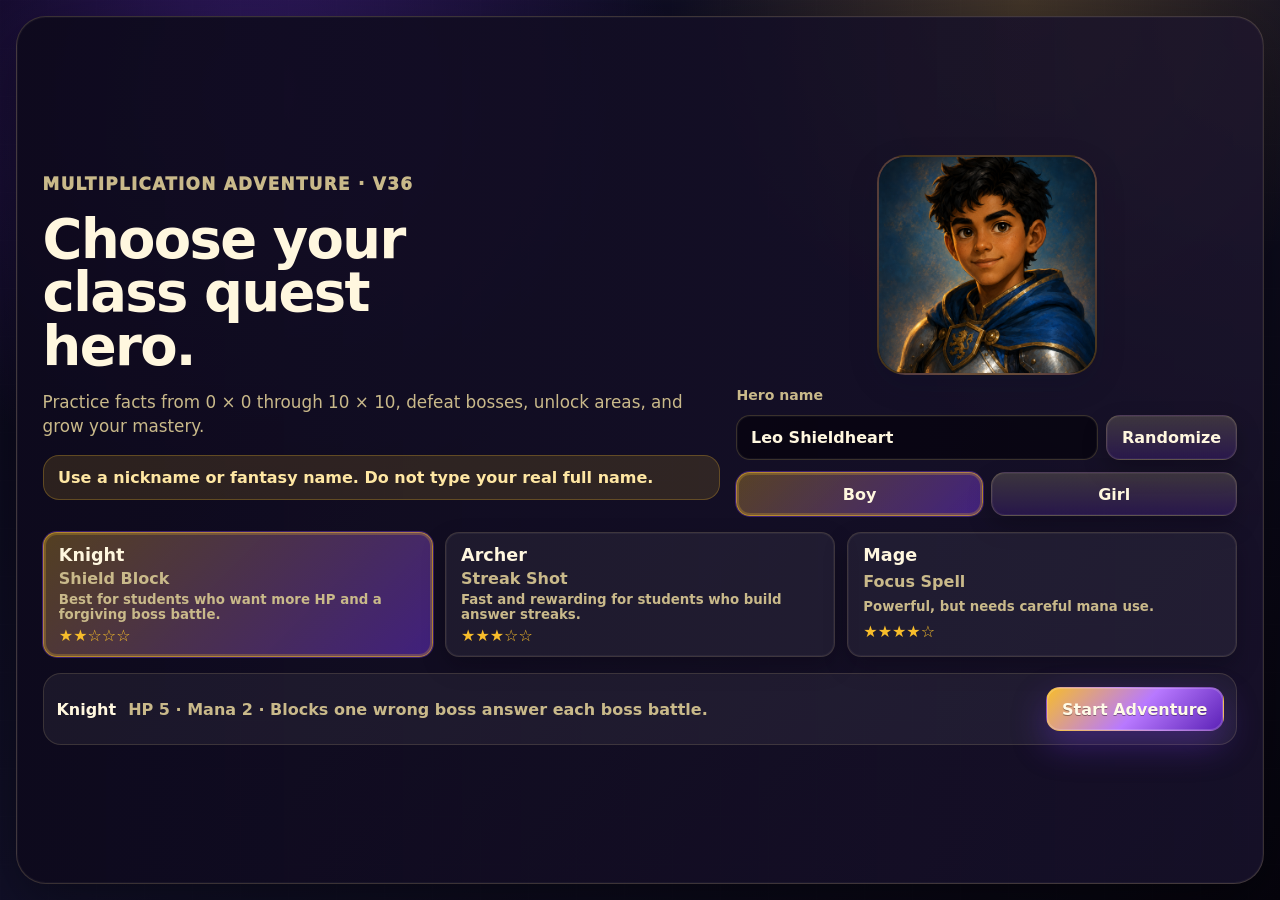
<file: index.html>
<!doctype html>
<html lang="en">
<head>
  <meta charset="utf-8" />
  <meta name="viewport" content="width=device-width, initial-scale=1, viewport-fit=cover" />
  <title>Multiplication Adventure: Class Quest</title>
  <link rel="stylesheet" href="css/styles.css?v=36" />
</head>
<body>
  <div id="app" aria-live="polite"></div>
  <div id="modal-root"></div>

  <script src="data/assetManifest.js?v=36"></script>
  <script src="data/gameData.js?v=36"></script>
  <script src="js/storage.js?v=36"></script>
  <script src="js/mastery.js?v=36"></script>
  <script src="js/game.js?v=36"></script>
</body>
</html>
</file>
<file: css/styles.css>
:root {
  --ink: #102033;
  --muted: #5b6b82;
  --panel: rgba(255, 255, 255, 0.94);
  --panel-strong: #ffffff;
  --line: rgba(16, 32, 51, 0.14);
  --brand: #2563eb;
  --brand-dark: #1741ad;
  --gold: #f7bd2b;
  --green: #16a34a;
  --red: #dc2626;
  --purple: #7c3aed;
  --blue-soft: #eaf2ff;
  --shadow: 0 18px 60px rgba(8, 18, 38, 0.18);
  --radius-lg: 24px;
  --radius-md: 16px;
  --bottom-safe: env(safe-area-inset-bottom, 0px);
  font-family: Inter, ui-rounded, system-ui, -apple-system, BlinkMacSystemFont, "Segoe UI", sans-serif;
}

* {
  box-sizing: border-box;
}

html,
body {
  width: 100%;
  height: 100%;
  margin: 0;
  overflow: hidden;
  color: var(--ink);
  background: radial-gradient(circle at top left, #fff8dc 0, #e8f4ff 36%, #d8e8ff 100%);
}

button,
input {
  font: inherit;
}

button {
  border: 0;
  border-radius: 14px;
  padding: 0.72rem 0.95rem;
  background: #edf4ff;
  color: var(--ink);
  font-weight: 800;
  cursor: pointer;
  box-shadow: inset 0 0 0 1px rgba(37, 99, 235, 0.1);
  transition: transform .12s ease, filter .12s ease, box-shadow .12s ease;
  touch-action: manipulation;
}

button:hover:not(:disabled) {
  transform: translateY(-1px);
  filter: brightness(1.02);
}

button:active:not(:disabled) {
  transform: translateY(0);
}

button:disabled {
  opacity: 0.45;
  cursor: not-allowed;
}

.primary-btn,
button.primary-btn {
  background: linear-gradient(135deg, var(--brand), var(--brand-dark));
  color: #fff;
  box-shadow: 0 10px 28px rgba(37, 99, 235, 0.28);
}

.danger-btn,
button.danger-btn {
  background: #fee2e2;
  color: #991b1b;
  box-shadow: inset 0 0 0 1px rgba(220, 38, 38, .18);
}

.small-btn {
  padding: .52rem .72rem;
  border-radius: 999px;
  font-size: .88rem;
  white-space: nowrap;
}

.ghost {
  background: rgba(255,255,255,.58);
}

#app {
  height: 100dvh;
  width: 100%;
}

.game-shell {
  height: 100dvh;
  display: grid;
  grid-template-rows: auto minmax(0, 1fr) auto;
  overflow: hidden;
}

.top-bar {
  display: flex;
  align-items: center;
  justify-content: space-between;
  gap: 1rem;
  padding: .72rem clamp(.8rem, 2vw, 1.35rem);
  background: rgba(255, 255, 255, .84);
  border-bottom: 1px solid var(--line);
  backdrop-filter: blur(14px);
  z-index: 5;
}

.brand-block {
  min-width: 0;
}

.game-title {
  font-size: 1rem;
  font-weight: 950;
  letter-spacing: -.02em;
}

.screen-label {
  font-size: .82rem;
  color: var(--muted);
  font-weight: 700;
}

.top-actions {
  display: flex;
  gap: .45rem;
  overflow-x: auto;
  padding-bottom: .1rem;
  scrollbar-width: thin;
}

.shell-main {
  min-height: 0;
  overflow: hidden;
}

.scroll-main {
  overflow: hidden;
}

.combat-main {
  overflow: hidden;
}

.screen {
  height: 100%;
  min-height: 0;
}

.scroll-screen {
  overflow-y: auto;
  overflow-x: hidden;
  -webkit-overflow-scrolling: touch;
  overscroll-behavior: contain;
  padding: clamp(.8rem, 2vw, 1.25rem);
  padding-bottom: calc(1.5rem + var(--bottom-safe));
}

.combat-screen {
  overflow: hidden;
  padding: clamp(.45rem, 1.4vw, .75rem);
}

.status-bar {
  display: flex;
  align-items: center;
  gap: .55rem;
  padding: .62rem clamp(.75rem, 2vw, 1.25rem) calc(.62rem + var(--bottom-safe));
  background: rgba(7, 18, 38, .92);
  color: #fff;
  border-top: 1px solid rgba(255,255,255,.12);
  z-index: 6;
  min-height: 64px;
}

.status-pill,
.meter-wrap {
  display: flex;
  align-items: center;
  gap: .42rem;
  border-radius: 999px;
  padding: .42rem .62rem;
  background: rgba(255,255,255,.1);
  min-width: fit-content;
}

.status-pill span,
.meter-wrap span {
  font-size: .75rem;
  color: rgba(255,255,255,.75);
  font-weight: 800;
}

.status-pill strong,
.meter-wrap strong {
  font-size: .92rem;
}

.meter-wrap {
  flex: 1 1 150px;
  max-width: 260px;
}

.meter {
  height: 10px;
  flex: 1;
  min-width: 62px;
  border-radius: 999px;
  overflow: hidden;
  background: rgba(255,255,255,.18);
}

.meter-fill {
  height: 100%;
  border-radius: inherit;
}

.hp-fill {
  background: linear-gradient(90deg, #ef4444, #fb7185);
}

.mana-fill {
  background: linear-gradient(90deg, #3b82f6, #a78bfa);
}

.panel-card {
  background: var(--panel);
  border: 1px solid var(--line);
  border-radius: var(--radius-lg);
  padding: clamp(.85rem, 2vw, 1.15rem);
  box-shadow: var(--shadow);
}

.panel-card h2,
.panel-card h3,
.select-card h1 {
  margin: 0 0 .4rem;
  letter-spacing: -.03em;
}

.panel-card p {
  color: var(--muted);
  line-height: 1.45;
  margin: .35rem 0;
}

.panel-heading {
  display: flex;
  align-items: center;
  justify-content: space-between;
  gap: .7rem;
}

.panel-heading span,
.coach-badge,
.coin-chip {
  background: var(--blue-soft);
  color: var(--brand-dark);
  padding: .35rem .6rem;
  border-radius: 999px;
  font-weight: 900;
  font-size: .8rem;
}

.town-grid {
  display: grid;
  grid-template-columns: minmax(0, 1.25fr) minmax(280px, .75fr);
  gap: 1rem;
  align-items: start;
}

.left-stack,
.right-stack,
.wide-stack,
.shop-screen {
  display: grid;
  gap: 1rem;
}

.hero-panel {
  display: grid;
  grid-template-columns: auto minmax(0, 1fr);
  gap: 1rem;
  align-items: center;
}

.portrait-stage {
  width: 112px;
  height: 112px;
  border-radius: 28px;
  background: linear-gradient(135deg, #fef3c7, #dbeafe);
  border: 2px solid rgba(255,255,255,.92);
  position: relative;
  display: grid;
  place-items: center;
  overflow: hidden;
  box-shadow: inset 0 0 0 1px rgba(16,32,51,.1), 0 10px 30px rgba(8, 18, 38, .16);
}

.portrait-stage > img:not(.portrait-frame):not(.portrait-pet) {
  width: 100%;
  height: 100%;
  object-fit: cover;
}

.portrait-frame {
  position: absolute;
  inset: 0;
  width: 100%;
  height: 100%;
  object-fit: contain;
  pointer-events: none;
  z-index: 3;
}

.portrait-pet {
  position: absolute;
  right: 1px;
  bottom: 1px;
  width: 38%;
  height: 38%;
  object-fit: contain;
  z-index: 4;
  pointer-events: none;
}

.hero-meta h2 {
  margin: 0;
}

.hero-meta p {
  margin: .2rem 0 .45rem;
  color: var(--muted);
  font-weight: 700;
}

.mini-stats,
.hero-buttons,
.action-grid,
.area-actions,
.summary-actions,
.settings-actions,
.shop-buttons,
.question-tools {
  display: flex;
  gap: .55rem;
  flex-wrap: wrap;
}

.mini-stats span {
  display: inline-flex;
  background: #f8fafc;
  border: 1px solid var(--line);
  padding: .35rem .55rem;
  border-radius: 999px;
  font-size: .82rem;
  font-weight: 850;
}

.action-grid {
  display: grid;
  grid-template-columns: repeat(2, minmax(0, 1fr));
}

.coach-panel {
  border-color: rgba(37, 99, 235, .22);
}

.coach-detail {
  font-size: .94rem;
}

.quest-panel {
  padding: .85rem;
}

.quest-list {
  display: grid;
  gap: .48rem;
  margin-top: .65rem;
}

.quest-row {
  display: grid;
  grid-template-columns: minmax(120px, 1fr) auto auto auto;
  align-items: center;
  gap: .48rem;
  padding: .52rem;
  border: 1px solid var(--line);
  border-radius: 14px;
  background: rgba(248,250,252,.88);
}

.quest-row strong {
  font-size: .88rem;
}

.quest-row span,
.quest-row small {
  font-size: .78rem;
  font-weight: 850;
  color: var(--muted);
  white-space: nowrap;
}

.quest-row button {
  padding: .38rem .56rem;
  border-radius: 10px;
  font-size: .78rem;
}

.quest-row.claimed {
  opacity: .68;
}

.map-grid {
  display: grid;
  grid-template-columns: repeat(auto-fit, minmax(240px, 1fr));
  gap: 1rem;
}

.area-card {
  overflow: hidden;
  border-radius: var(--radius-lg);
  background: var(--panel-strong);
  border: 1px solid var(--line);
  box-shadow: var(--shadow);
}

.area-card.locked {
  filter: grayscale(.8);
  opacity: .68;
}

.area-art {
  height: 126px;
  background-position: center;
  background-size: cover;
}

.area-content {
  padding: .9rem;
}

.area-content p {
  color: var(--muted);
  font-weight: 700;
}

.shop-header {
  display: flex;
  align-items: center;
  justify-content: space-between;
  gap: 1rem;
}

.shop-tabs {
  display: flex;
  gap: .5rem;
  overflow-x: auto;
  padding: .1rem .05rem .35rem;
  scrollbar-width: thin;
}

.shop-tab {
  white-space: nowrap;
  background: rgba(255,255,255,.72);
}

.shop-tab.active {
  background: var(--brand);
  color: white;
}

.shop-grid {
  display: grid;
  grid-template-columns: repeat(auto-fit, minmax(230px, 1fr));
  gap: .9rem;
  padding-bottom: .5rem;
}

.shop-card {
  display: grid;
  grid-template-columns: 86px minmax(0, 1fr);
  gap: .8rem;
  padding: .78rem;
  border-radius: var(--radius-lg);
  background: rgba(255,255,255,.92);
  border: 1px solid var(--line);
  box-shadow: 0 12px 34px rgba(8, 18, 38, .12);
  min-height: 150px;
}

.item-icon {
  width: 86px;
  height: 86px;
  border-radius: 18px;
  background: linear-gradient(135deg, #fef3c7, #dbeafe);
  display: grid;
  place-items: center;
  overflow: hidden;
  border: 1px solid rgba(16,32,51,.12);
}

.item-icon img {
  width: 82%;
  height: 82%;
  object-fit: contain;
}

.aura-static-sheet {
  background-repeat: no-repeat;
  background-size: 1000% 100%;
  background-position: 0 0;
}

.shop-item-body h3 {
  margin: 0 0 .25rem;
  font-size: 1rem;
}

.shop-item-body p {
  color: var(--muted);
  margin: .25rem 0 .5rem;
  font-size: .9rem;
  line-height: 1.35;
}

.shop-meta {
  display: flex;
  justify-content: space-between;
  gap: .5rem;
  color: var(--muted);
  font-size: .8rem;
  font-weight: 900;
  margin-bottom: .52rem;
}

.mastery-summary {
  display: grid;
  grid-template-columns: repeat(4, minmax(0, 1fr));
  gap: .75rem;
}

.mastery-summary div {
  background: #f8fafc;
  border: 1px solid var(--line);
  border-radius: 16px;
  padding: .8rem;
}

.mastery-summary strong,
.mastery-summary span {
  display: block;
}

.mastery-summary span {
  font-size: 1.25rem;
  font-weight: 950;
  margin-top: .18rem;
}

.mastery-table-wrap {
  max-width: 100%;
  overflow: auto;
  -webkit-overflow-scrolling: touch;
  border: 1px solid var(--line);
  border-radius: 16px;
}

.mastery-table {
  width: 100%;
  min-width: 640px;
  border-collapse: collapse;
  background: white;
}

.mastery-table th,
.mastery-table td {
  padding: .54rem;
  text-align: center;
  border: 1px solid rgba(16,32,51,.09);
  font-weight: 900;
}

.mastery-table th {
  background: #eff6ff;
  color: #1e3a8a;
  position: sticky;
  top: 0;
  z-index: 1;
}

.mastery-table td {
  color: #0f172a;
  background: hsl(145 65% 96%);
}

.level-0 { background: #f8fafc !important; }
.level-1, .level-2 { background: #dcfce7 !important; }
.level-3, .level-4 { background: #bbf7d0 !important; }
.level-5, .level-6 { background: #86efac !important; }
.level-7, .level-8 { background: #4ade80 !important; }
.level-9, .level-10 { background: #22c55e !important; color: #052e16 !important; }

.battle-layout {
  height: 100%;
  min-height: 0;
  display: grid;
  grid-template-rows: minmax(0, 1fr) auto;
  gap: .55rem;
}

.battle-scene {
  position: relative;
  min-height: 0;
  border-radius: 24px;
  overflow: hidden;
  background-size: cover;
  background-position: center;
  border: 1px solid rgba(255,255,255,.65);
  box-shadow: var(--shadow);
}

.battle-hud {
  position: absolute;
  top: .65rem;
  background: rgba(7, 18, 38, .74);
  color: white;
  padding: .42rem .65rem;
  border-radius: 999px;
  font-size: .82rem;
  font-weight: 950;
  z-index: 4;
}

.top-left { left: .65rem; }
.top-right { right: .65rem; }

.battle-hero-wrap {
  position: absolute;
  left: clamp(.4rem, 5vw, 3rem);
  bottom: -6%;
  width: clamp(132px, 28vmin, 292px);
  aspect-ratio: 1 / 1;
  display: grid;
  place-items: end center;
}

.battle-hero {
  width: 100%;
  height: 100%;
  object-fit: contain;
  position: relative;
  z-index: 2;
  filter: drop-shadow(0 16px 18px rgba(0,0,0,.24));
}

.battle-aura-viewport {
  position: absolute;
  inset: 0;
  overflow: hidden;
  z-index: 1;
  pointer-events: none;
}

.battle-aura-sheet {
  width: 1000%;
  height: 100%;
  background-repeat: no-repeat;
  background-size: 100% 100%;
  animation: auraPulse 1s steps(10) infinite;
}

@keyframes auraPulse {
  from { transform: translateX(0); }
  to { transform: translateX(-90%); }
}

.opponent-wrap {
  position: absolute;
  right: clamp(.4rem, 5vw, 3rem);
  bottom: 0;
  width: clamp(122px, 24vmin, 260px);
  display: grid;
  justify-items: center;
}

.boss-wrap {
  width: clamp(150px, 30vmin, 320px);
}

.opponent-img {
  width: 100%;
  max-height: 100%;
  object-fit: contain;
  transform: scaleX(-1);
  filter: drop-shadow(0 16px 18px rgba(0,0,0,.26));
}

.opponent-hp {
  width: 100%;
  background: rgba(7, 18, 38, .78);
  color: white;
  padding: .4rem;
  border-radius: 14px;
  margin-bottom: .3rem;
  font-size: .78rem;
  font-weight: 900;
}

.opponent-hp div {
  height: 8px;
  background: rgba(255,255,255,.18);
  border-radius: 999px;
  margin-top: .25rem;
  overflow: hidden;
}

.opponent-hp b {
  display: block;
  height: 100%;
  background: linear-gradient(90deg, #ef4444, #f97316);
}

.training-orb {
  position: absolute;
  right: 12%;
  bottom: 20%;
  width: clamp(88px, 20vmin, 170px);
  aspect-ratio: 1;
  border-radius: 50%;
  display: grid;
  place-items: center;
  background: radial-gradient(circle, rgba(255,255,255,.92), rgba(96,165,250,.72));
  color: #1e3a8a;
  font-size: 4rem;
  font-weight: 950;
  box-shadow: 0 20px 50px rgba(0,0,0,.22);
}

.question-panel {
  background: rgba(255,255,255,.95);
  border: 1px solid var(--line);
  border-radius: 22px;
  padding: clamp(.7rem, 1.5vw, 1rem);
  box-shadow: var(--shadow);
}

.question-header {
  display: flex;
  justify-content: space-between;
  align-items: start;
  gap: .9rem;
  margin-bottom: .7rem;
}

.eyebrow {
  display: inline-block;
  color: var(--brand-dark);
  font-weight: 950;
  text-transform: uppercase;
  letter-spacing: .08em;
  font-size: .72rem;
}

.question-header h2 {
  margin: .08rem 0 0;
  font-size: clamp(1.8rem, 6vw, 3rem);
}

.round-stats {
  display: flex;
  gap: .45rem;
  flex-wrap: wrap;
  justify-content: end;
}

.round-stats span {
  padding: .38rem .55rem;
  border-radius: 999px;
  background: #f8fafc;
  border: 1px solid var(--line);
  font-weight: 900;
  font-size: .8rem;
}

.choice-grid {
  display: grid;
  grid-template-columns: repeat(4, minmax(0, 1fr));
  gap: .55rem;
}

.choice-btn {
  font-size: clamp(1.2rem, 3vw, 1.75rem);
  padding: .85rem .5rem;
  background: #eff6ff;
  border: 2px solid rgba(37,99,235,.18);
}

.choice-hidden {
  visibility: hidden;
}

.question-tools {
  margin-top: .65rem;
}

.select-shell {
  min-height: 100dvh;
  overflow-y: auto;
  display: grid;
  place-items: center;
  padding: clamp(.8rem, 3vw, 2rem);
}

.select-card {
  width: min(1080px, 100%);
  display: grid;
  grid-template-columns: 1fr minmax(250px, .6fr);
  gap: 1rem;
  align-items: stretch;
  background: rgba(255,255,255,.92);
  border: 1px solid var(--line);
  border-radius: 30px;
  box-shadow: var(--shadow);
  padding: clamp(1rem, 2.5vw, 1.6rem);
}

.select-copy h1 {
  font-size: clamp(2rem, 5vw, 3.4rem);
  line-height: .98;
}

.select-copy p {
  color: var(--muted);
  font-size: 1.05rem;
  line-height: 1.45;
}

.privacy-warning {
  margin-top: 1rem;
  padding: .75rem .9rem;
  border-radius: 16px;
  background: #fff7ed;
  color: #9a3412;
  font-weight: 900;
  border: 1px solid #fed7aa;
}

.hero-builder {
  display: grid;
  gap: .75rem;
  align-content: start;
}

.select-portrait {
  width: min(220px, 45vw);
  height: min(220px, 45vw);
  justify-self: center;
}

.field-label {
  font-size: .88rem;
  color: var(--muted);
  font-weight: 900;
}

.name-row {
  display: grid;
  grid-template-columns: minmax(0, 1fr) auto;
  gap: .5rem;
}

.name-row input {
  min-width: 0;
  border: 1px solid var(--line);
  border-radius: 14px;
  padding: .75rem .85rem;
  font-weight: 850;
}

.toggle-row {
  display: grid;
  grid-template-columns: repeat(2, minmax(0, 1fr));
  gap: .5rem;
}

.toggle-btn.active,
.class-card.selected {
  background: #dbeafe;
  box-shadow: inset 0 0 0 2px var(--brand);
}

.class-grid {
  grid-column: 1 / -1;
  display: grid;
  grid-template-columns: repeat(3, minmax(0, 1fr));
  gap: .75rem;
}

.class-card {
  text-align: left;
  display: grid;
  gap: .25rem;
  background: #f8fafc;
  border: 1px solid var(--line);
}

.class-card strong {
  font-size: 1.1rem;
}

.class-card span,
.class-card small {
  color: var(--muted);
}

.class-card em {
  font-style: normal;
  color: #a16207;
}

.select-summary {
  grid-column: 1 / -1;
  display: grid;
  grid-template-columns: auto 1fr auto;
  gap: .75rem;
  align-items: center;
  padding: .8rem;
  border-radius: 18px;
  background: #f8fafc;
  border: 1px solid var(--line);
}

.select-summary span {
  color: var(--muted);
  font-weight: 800;
}

.summary-wrap {
  min-height: 100%;
  display: grid;
  place-items: center;
}

.summary-card {
  width: min(720px, 100%);
  text-align: center;
}

.summary-grid {
  display: grid;
  grid-template-columns: repeat(4, minmax(0, 1fr));
  gap: .75rem;
  margin: 1rem 0;
}

.summary-grid div {
  padding: .9rem;
  border-radius: 18px;
  background: #f8fafc;
  border: 1px solid var(--line);
}

.summary-grid strong,
.summary-grid span {
  display: block;
}

.summary-grid strong {
  font-size: 1.45rem;
}

.summary-grid span {
  color: var(--muted);
  font-weight: 850;
}

.modal-backdrop {
  position: fixed;
  inset: 0;
  z-index: 50;
  display: grid;
  place-items: center;
  padding: 1rem;
  background: rgba(7, 18, 38, .56);
  backdrop-filter: blur(6px);
}

.modal-backdrop.blocking {
  pointer-events: auto;
}

.modal-card {
  width: min(520px, 100%);
  background: white;
  border-radius: 26px;
  padding: clamp(1rem, 3vw, 1.4rem);
  box-shadow: 0 30px 80px rgba(0,0,0,.28);
  border: 1px solid rgba(255,255,255,.82);
}

.modal-card h2 {
  margin: 0 0 .45rem;
  font-size: 1.55rem;
}

.modal-body p {
  color: var(--muted);
  line-height: 1.45;
}

.modal-actions {
  display: flex;
  justify-content: end;
  gap: .55rem;
  flex-wrap: wrap;
  margin-top: .9rem;
}

.correct-card {
  text-align: center;
  border: 3px solid rgba(22, 163, 74, .28);
  background: linear-gradient(180deg, #f0fdf4, #ffffff);
}

.correct-card h2 {
  color: #166534;
  font-size: clamp(2rem, 8vw, 3.2rem);
}

.correct-card p {
  color: #166534;
  font-weight: 850;
}

.success-mark {
  width: 82px;
  height: 82px;
  margin: 0 auto .45rem;
  border-radius: 50%;
  display: grid;
  place-items: center;
  background: var(--green);
  color: white;
  font-size: 3rem;
  font-weight: 950;
  box-shadow: 0 14px 34px rgba(22, 163, 74, .32);
}

.equation-chip,
.correction-box {
  display: inline-block;
  margin-top: .65rem;
  padding: .65rem .9rem;
  border-radius: 16px;
  background: #ecfdf5;
  color: #14532d;
  font-size: 1.2rem;
  font-weight: 950;
}

.wrong-card {
  border: 3px solid rgba(220, 38, 38, .18);
}

.wrong-card h2 {
  color: #991b1b;
}

.wrong-card .correction-box {
  background: #fef2f2;
  color: #991b1b;
}

.inventory-list {
  display: grid;
  gap: .5rem;
}

.inventory-list h3 {
  margin: .6rem 0 .1rem;
}

.inventory-row {
  display: grid;
  grid-template-columns: minmax(0, 1fr) auto;
  align-items: center;
  gap: .5rem;
  padding: .58rem;
  border: 1px solid var(--line);
  border-radius: 14px;
  background: #f8fafc;
}

.item-use-row {
  grid-template-columns: minmax(0, 1fr) auto auto;
}

@media (max-width: 820px) {
  .top-bar {
    align-items: flex-start;
    flex-direction: column;
    gap: .55rem;
  }

  .top-actions {
    width: 100%;
  }

  .town-grid,
  .select-card {
    grid-template-columns: 1fr;
  }

  .class-grid {
    grid-template-columns: 1fr;
  }

  .select-summary {
    grid-template-columns: 1fr;
  }

  .mastery-summary,
  .summary-grid {
    grid-template-columns: repeat(2, minmax(0, 1fr));
  }

  .quest-row {
    grid-template-columns: minmax(0, 1fr) auto;
  }

  .quest-row small {
    grid-column: 1 / 2;
  }

  .quest-row button {
    grid-column: 2 / 3;
    grid-row: 1 / span 2;
  }

  .choice-grid {
    grid-template-columns: repeat(2, minmax(0, 1fr));
  }

  .status-bar {
    overflow-x: auto;
  }
}

@media (max-width: 560px) {
  .scroll-screen {
    padding: .62rem;
  }

  .combat-screen {
    padding: .38rem;
  }

  .hide-small {
    display: none;
  }

  .status-bar {
    min-height: 58px;
    gap: .38rem;
  }

  .status-pill,
  .meter-wrap {
    padding: .34rem .48rem;
  }

  .hero-panel,
  .shop-card {
    grid-template-columns: 1fr;
  }

  .portrait-stage,
  .item-icon {
    justify-self: center;
  }

  .action-grid,
  .summary-grid,
  .mastery-summary {
    grid-template-columns: 1fr;
  }

  .battle-hero-wrap {
    width: clamp(110px, 38vw, 170px);
    left: .2rem;
  }

  .opponent-wrap,
  .boss-wrap {
    width: clamp(110px, 38vw, 170px);
    right: .2rem;
  }

  .question-header {
    align-items: stretch;
    flex-direction: column;
  }

  .round-stats {
    justify-content: start;
  }

  .question-panel {
    padding: .62rem;
  }

  .choice-btn {
    padding: .65rem .3rem;
  }
}

@media (max-height: 660px) and (orientation: landscape) {
  .top-bar {
    padding-top: .35rem;
    padding-bottom: .35rem;
  }

  .status-bar {
    min-height: 48px;
    padding-top: .35rem;
    padding-bottom: calc(.35rem + var(--bottom-safe));
  }

  .battle-layout {
    gap: .35rem;
  }

  .question-panel {
    padding: .5rem;
  }

  .question-header h2 {
    font-size: 1.8rem;
  }

  .choice-btn {
    padding: .48rem .3rem;
    font-size: 1.15rem;
  }

  .question-tools {
    margin-top: .38rem;
  }
}

/* v36: canonical assets, stronger town hub, static aura icons, and cropped aura frame rendering */
:root {
  color-scheme: dark;
  --ink: #fff7df;
  --muted: #c9b98a;
  --panel: rgba(22, 18, 38, 0.94);
  --panel-strong: rgba(30, 23, 48, 0.98);
  --line: rgba(255, 224, 150, 0.18);
  --brand: #b879ff;
  --brand-dark: #7c3aed;
  --gold: #f7bd2b;
  --green: #22c55e;
  --red: #ef4444;
  --purple: #a78bfa;
  --blue-soft: rgba(96, 165, 250, 0.16);
  --shadow: 0 22px 70px rgba(0, 0, 0, 0.45);
}

html,
body {
  color: var(--ink);
  background:
    radial-gradient(circle at 20% 10%, rgba(124, 58, 237, .35) 0, transparent 32%),
    radial-gradient(circle at 80% 0%, rgba(247, 189, 43, .22) 0, transparent 26%),
    linear-gradient(135deg, #080616 0%, #12112a 45%, #06040d 100%);
}

body::before {
  content: '';
  position: fixed;
  inset: 0;
  pointer-events: none;
  background:
    linear-gradient(rgba(255,255,255,.025) 1px, transparent 1px),
    linear-gradient(90deg, rgba(255,255,255,.025) 1px, transparent 1px);
  background-size: 48px 48px;
  opacity: .35;
  z-index: 0;
}

#app,
#modal-root {
  position: relative;
  z-index: 1;
}

button {
  background: linear-gradient(180deg, rgba(255, 237, 181, .17), rgba(124, 58, 237, .18));
  color: var(--ink);
  border: 1px solid rgba(255, 224, 150, .18);
  box-shadow: inset 0 0 0 1px rgba(255,255,255,.05), 0 10px 24px rgba(0,0,0,.22);
}

button:hover:not(:disabled) {
  box-shadow: inset 0 0 0 1px rgba(247, 189, 43, .35), 0 14px 30px rgba(0,0,0,.32);
}

.primary-btn,
button.primary-btn {
  background: linear-gradient(135deg, #f7bd2b, #b879ff 52%, #5b21b6);
  color: #fffbe8;
  text-shadow: 0 1px 0 rgba(0,0,0,.35);
  box-shadow: 0 14px 34px rgba(124, 58, 237, .35), inset 0 0 0 1px rgba(255,255,255,.18);
}

.danger-btn,
button.danger-btn {
  background: linear-gradient(180deg, rgba(239, 68, 68, .28), rgba(127, 29, 29, .6));
  color: #fee2e2;
  border-color: rgba(248, 113, 113, .35);
}

.ghost {
  background: rgba(255,255,255,.08);
}

.game-shell {
  background:
    radial-gradient(circle at top left, rgba(247,189,43,.13), transparent 28%),
    radial-gradient(circle at top right, rgba(124,58,237,.2), transparent 30%);
}

.top-bar {
  background: rgba(7, 5, 18, .88);
  border-bottom: 1px solid rgba(255, 224, 150, .18);
  box-shadow: 0 12px 34px rgba(0,0,0,.32);
}

.game-title {
  color: #fff6d6;
  text-shadow: 0 2px 12px rgba(247,189,43,.18);
}

.screen-label,
.panel-card p,
.hero-meta p,
.field-label,
.class-card span,
.class-card small,
.select-summary span,
.summary-grid span,
.shop-item-body p,
.shop-meta,
.area-content p,
.quest-row span,
.quest-row small,
.modal-body p {
  color: var(--muted);
}

.status-bar {
  background: rgba(6, 4, 13, .96);
  border-top: 1px solid rgba(255, 224, 150, .18);
  box-shadow: 0 -14px 34px rgba(0,0,0,.32);
}

.status-pill,
.meter-wrap {
  background: rgba(255, 224, 150, .09);
  border: 1px solid rgba(255, 224, 150, .13);
}

.panel-card,
.area-card,
.shop-card,
.question-panel,
.select-card,
.summary-grid div,
.mastery-summary div,
.inventory-row {
  background: linear-gradient(180deg, rgba(34, 27, 58, .96), rgba(16, 12, 32, .96));
  border: 1px solid var(--line);
  box-shadow: var(--shadow), inset 0 0 0 1px rgba(255,255,255,.035);
}

.panel-card h2,
.panel-card h3,
.select-card h1,
.hero-meta h2,
.shop-item-body h3,
.area-content h3,
.modal-card h2 {
  color: #fff7df;
}

.panel-heading span,
.coach-badge,
.coin-chip,
.round-stats span {
  background: rgba(247, 189, 43, .15);
  color: #ffe7a3;
  border: 1px solid rgba(247, 189, 43, .18);
}

.mini-stats span,
.quest-row,
.class-card,
.select-summary,
.round-stats span,
.summary-grid div,
.mastery-summary div {
  background: rgba(255, 255, 255, .055);
  border-color: rgba(255, 224, 150, .14);
}

.privacy-warning {
  background: rgba(247, 189, 43, .13);
  color: #ffe7a3;
  border-color: rgba(247, 189, 43, .26);
}

.name-row input {
  background: rgba(6,4,13,.72);
  color: var(--ink);
  border-color: rgba(255,224,150,.2);
  box-shadow: inset 0 0 0 1px rgba(255,255,255,.04);
}

.toggle-btn.active,
.class-card.selected,
.shop-tab.active {
  background: linear-gradient(135deg, rgba(247,189,43,.30), rgba(124,58,237,.45));
  border-color: rgba(247,189,43,.6);
  box-shadow: inset 0 0 0 2px rgba(247,189,43,.24), 0 0 0 1px rgba(124,58,237,.4);
  color: #fff7df;
}

.class-card em {
  color: #f7bd2b;
}

.scroll-main,
.combat-main,
.shell-main {
  min-height: 0;
}

.scroll-screen {
  height: 100%;
  min-height: 0;
  overflow-y: auto;
  overflow-x: hidden;
  scrollbar-color: rgba(247,189,43,.55) rgba(255,255,255,.08);
}

.select-shell {
  min-height: 100dvh;
  align-items: stretch;
  justify-items: stretch;
  place-items: stretch;
  padding: clamp(.5rem, 1.3vw, 1rem);
}

.select-card {
  width: 100%;
  min-height: calc(100dvh - clamp(1rem, 2.6vw, 2rem));
  grid-template-columns: minmax(0, 1.15fr) minmax(280px, .85fr);
  align-content: center;
  background:
    linear-gradient(90deg, rgba(14,10,29,.96), rgba(24,18,43,.88)),
    radial-gradient(circle at top right, rgba(247,189,43,.2), transparent 36%);
}

.select-copy h1 {
  max-width: 12ch;
  color: #fff7df;
}

.select-copy p {
  max-width: 62ch;
}

.select-portrait,
.portrait-stage {
  background: radial-gradient(circle at 50% 25%, rgba(247,189,43,.32), rgba(124,58,237,.18) 45%, rgba(5,4,12,.85));
  border-color: rgba(247, 189, 43, .25);
}

.town-grid {
  grid-template-columns: minmax(0, 1.35fr) minmax(300px, .65fr);
}

.town-scene {
  min-height: clamp(240px, 34vh, 420px);
  display: flex;
  align-items: end;
  overflow: hidden;
  background-size: cover;
  background-position: center;
  position: relative;
  border-color: rgba(247,189,43,.25);
}

.town-scene::after {
  content: '';
  position: absolute;
  inset: auto 0 0 0;
  height: 55%;
  background: linear-gradient(0deg, rgba(8,5,18,.92), transparent);
  pointer-events: none;
}

.town-scene-content {
  position: relative;
  z-index: 1;
  max-width: 780px;
}

.town-scene-content h2 {
  margin: .15rem 0 .35rem;
  font-size: clamp(2rem, 4.5vw, 4rem);
  line-height: .98;
  color: #fff7df;
  text-shadow: 0 6px 28px rgba(0,0,0,.52);
}

.town-scene-content p {
  max-width: 62ch;
  color: #ead9a2;
  font-weight: 750;
}

.town-scene-actions {
  display: flex;
  flex-wrap: wrap;
  gap: .55rem;
  margin-top: .9rem;
}

.town-actions-card .panel-heading {
  margin-bottom: .65rem;
}

.area-art {
  border-bottom: 1px solid rgba(255,224,150,.16);
}

.shop-header {
  background:
    linear-gradient(90deg, rgba(22,18,38,.96), rgba(22,18,38,.74)),
    radial-gradient(circle at right, rgba(247,189,43,.16), transparent 45%);
}

.shop-tab {
  background: rgba(255,255,255,.075);
  border-color: rgba(255,224,150,.14);
}

.shop-card {
  cursor: pointer;
  transition: transform .14s ease, border-color .14s ease, box-shadow .14s ease;
}

.shop-card:hover {
  transform: translateY(-2px);
  border-color: rgba(247,189,43,.42);
}

.item-icon {
  background: radial-gradient(circle at 40% 25%, rgba(247,189,43,.32), rgba(124,58,237,.2) 46%, rgba(6,4,13,.88));
  border-color: rgba(247,189,43,.18);
}

.mastery-table {
  background: rgba(7,5,18,.95);
}

.mastery-table th {
  background: rgba(247,189,43,.18);
  color: #ffe7a3;
}

.mastery-table td {
  color: #052e16;
}

.level-0 { background: rgba(255,255,255,.08) !important; color: #e5e7eb !important; }

.battle-scene {
  border-color: rgba(247,189,43,.22);
}

.question-panel {
  background: linear-gradient(180deg, rgba(22,18,38,.97), rgba(10,7,22,.98));
}

.eyebrow {
  color: #f7bd2b;
}

.choice-btn {
  background: linear-gradient(180deg, rgba(255,255,255,.09), rgba(124,58,237,.16));
  border-color: rgba(247,189,43,.18);
  color: #fff7df;
}

.choice-btn:hover:not(:disabled) {
  border-color: rgba(247,189,43,.5);
}

.modal-backdrop {
  background: rgba(4, 3, 10, .72);
}

.modal-card {
  background: linear-gradient(180deg, rgba(35, 27, 58, .98), rgba(12, 9, 25, .98));
  border: 1px solid rgba(255,224,150,.22);
  color: var(--ink);
}

.correct-card {
  background: linear-gradient(180deg, rgba(10, 58, 31, .98), rgba(10, 32, 24, .98));
  border-color: rgba(34,197,94,.48);
}

.correct-card h2,
.correct-card p {
  color: #dcfce7;
}

.equation-chip,
.correction-box {
  background: rgba(34,197,94,.16);
  color: #dcfce7;
  border: 1px solid rgba(34,197,94,.28);
}

.wrong-card .correction-box {
  background: rgba(239,68,68,.16);
  color: #fecaca;
  border-color: rgba(239,68,68,.28);
}

.preview-modal {
  width: min(760px, 100%);
}

.preview-grid {
  display: grid;
  grid-template-columns: minmax(190px, .72fr) minmax(0, 1fr);
  gap: 1rem;
  align-items: center;
}

.preview-visual {
  display: grid;
  place-items: center;
  min-height: 230px;
  padding: .75rem;
  border-radius: 22px;
  background: radial-gradient(circle at 50% 25%, rgba(247,189,43,.22), rgba(124,58,237,.14) 45%, rgba(255,255,255,.04));
  border: 1px solid rgba(255,224,150,.15);
}

.preview-icon .item-icon {
  width: 150px;
  height: 150px;
}

.preview-portrait-stage {
  width: 180px;
  height: 180px;
}

.preview-battle-card,
.preview-portrait-card {
  display: grid;
  justify-items: center;
  gap: .45rem;
}

.preview-battle-card small,
.preview-portrait-card small {
  color: var(--muted);
  font-weight: 850;
}

.preview-hero-stage {
  width: min(240px, 55vw);
  aspect-ratio: 1 / 1;
  position: relative;
  overflow: hidden;
  display: grid;
  place-items: center;
}

.preview-battle-hero {
  position: relative;
  z-index: 2;
  width: 100%;
  height: 100%;
  object-fit: contain;
  filter: drop-shadow(0 16px 24px rgba(0,0,0,.32));
}

.preview-copy p {
  color: var(--muted);
}

.preview-status {
  display: inline-block;
  margin: 0 0 .5rem;
  padding: .4rem .6rem;
  border-radius: 999px;
  background: rgba(247,189,43,.15);
  color: #ffe7a3 !important;
  border: 1px solid rgba(247,189,43,.18);
  font-weight: 900;
}

.preview-price {
  display: inline-flex;
  align-items: baseline;
  gap: .35rem;
  margin-left: .5rem;
  color: #fff7df;
}

.preview-price strong {
  font-size: 1.6rem;
  color: #f7bd2b;
}

.preview-detail-row {
  display: grid;
  grid-template-columns: 110px minmax(0, 1fr);
  gap: .5rem;
  padding: .48rem 0;
  border-top: 1px solid rgba(255,224,150,.12);
}

.preview-detail-row span {
  color: var(--muted);
  font-weight: 850;
}

.preview-note {
  font-size: .9rem;
  font-weight: 850;
  color: #ffe7a3 !important;
}

.broken-asset {
  display: none !important;
}

.asset-missing::after {
  content: 'Art missing';
  color: #ffe7a3;
  font-size: .78rem;
  font-weight: 950;
  text-align: center;
  padding: .35rem;
  border-radius: 999px;
  background: rgba(6,4,13,.58);
}

.battle-hero-wrap.asset-missing::after,
.opponent-wrap.asset-missing::after,
.preview-hero-stage.asset-missing::after {
  content: 'Hero art missing';
  align-self: center;
  justify-self: center;
}

@media (max-width: 980px) {
  .town-grid {
    grid-template-columns: 1fr;
  }

  .select-card {
    grid-template-columns: 1fr;
  }

  .select-copy h1 {
    max-width: none;
  }
}

@media (max-width: 700px) {
  .preview-grid {
    grid-template-columns: 1fr;
  }

  .preview-visual {
    min-height: 190px;
  }

  .town-scene {
    min-height: 300px;
  }
}

@media (max-height: 720px) and (orientation: landscape) {
  .select-card {
    min-height: auto;
  }

  .select-copy h1 {
    font-size: clamp(1.8rem, 4vw, 2.8rem);
  }

  .select-portrait {
    width: min(165px, 34vw);
    height: min(165px, 34vw);
  }
}

/* v34 correction: combat side panel and precise missing-art labels */
.combat-grid {
  height: 100%;
  min-height: 0;
  display: grid;
  grid-template-columns: minmax(0, 1fr) minmax(260px, 350px);
  gap: .65rem;
  overflow: hidden;
}

.combat-grid > .battle-layout {
  min-width: 0;
  min-height: 0;
}

.combat-side {
  min-height: 0;
  overflow: hidden;
  display: grid;
  grid-template-rows: auto auto minmax(0, 1fr);
  gap: .55rem;
}

.combat-side .panel-card {
  padding: .72rem;
}

.combat-side .hero-panel {
  grid-template-columns: 74px minmax(0, 1fr);
  gap: .65rem;
}

.combat-side .portrait-stage {
  width: 74px;
  height: 74px;
  border-radius: 18px;
}

.combat-side .hero-meta h2 {
  font-size: 1rem;
  line-height: 1.08;
}

.combat-side .hero-meta p,
.combat-side .mini-stats,
.combat-side .hero-buttons {
  font-size: .72rem;
}

.combat-side .mini-stats {
  gap: .32rem;
}

.combat-side .mini-stats span {
  padding: .25rem .4rem;
  font-size: .68rem;
}

.combat-side .hero-buttons button {
  padding: .34rem .45rem;
  border-radius: 10px;
  font-size: .68rem;
}

.combat-side .coach-panel p {
  margin: .32rem 0 0;
  font-size: .83rem;
  line-height: 1.22;
}

.combat-side .coach-detail {
  font-size: .78rem;
}

.combat-side .quest-panel {
  overflow: hidden;
}

.combat-side .quest-list {
  overflow: hidden;
  gap: .34rem;
}

.combat-side .quest-row {
  grid-template-columns: minmax(0, 1fr) auto;
  padding: .42rem;
  gap: .3rem;
}

.combat-side .quest-row strong {
  font-size: .76rem;
}

.combat-side .quest-row span,
.combat-side .quest-row small {
  font-size: .66rem;
}

.combat-side .quest-row button {
  grid-column: 2;
  grid-row: 1 / span 2;
  padding: .28rem .38rem;
  font-size: .64rem;
}

.asset-missing::after {
  content: attr(data-missing-label);
}

.battle-hero-wrap.asset-missing::after,
.opponent-wrap.asset-missing::after,
.preview-hero-stage.asset-missing::after {
  content: attr(data-missing-label);
}

@media (max-width: 1100px) {
  .combat-grid {
    grid-template-columns: minmax(0, 1fr) minmax(220px, 280px);
  }

  .combat-side .hero-panel {
    grid-template-columns: 58px minmax(0, 1fr);
  }

  .combat-side .portrait-stage {
    width: 58px;
    height: 58px;
  }
}

@media (max-width: 860px) {
  .combat-grid {
    grid-template-columns: 1fr;
    grid-template-rows: minmax(0, 1fr) auto;
  }

  .combat-side {
    grid-template-columns: minmax(0, 1fr) minmax(0, 1fr);
    grid-template-rows: auto;
    overflow: hidden;
  }

  .combat-side .hero-panel {
    display: none;
  }

  .combat-side .quest-panel {
    display: none;
  }

  .combat-side .coach-panel {
    min-width: 0;
  }
}

@media (max-height: 700px) and (orientation: landscape) {
  .combat-grid {
    grid-template-columns: minmax(0, 1fr) minmax(220px, 300px);
    gap: .45rem;
  }

  .combat-side {
    gap: .38rem;
  }

  .combat-side .panel-card {
    padding: .5rem;
  }

  .combat-side .hero-panel {
    grid-template-columns: 52px minmax(0, 1fr);
  }

  .combat-side .portrait-stage {
    width: 52px;
    height: 52px;
  }

  .combat-side .coach-panel p,
  .combat-side .quest-row strong {
    font-size: .7rem;
  }

  .combat-side .coach-detail,
  .combat-side .quest-row span,
  .combat-side .quest-row small {
    font-size: .62rem;
  }
}


/* v36 visual restoration and aura safety */
.town-scene-expanded {
  min-height: clamp(420px, 58vh, 740px);
  align-items: end;
}

.town-location-grid {
  display: grid;
  grid-template-columns: repeat(4, minmax(150px, 1fr));
  gap: .75rem;
  margin-top: 1rem;
}

.town-location-card {
  min-height: 128px;
  align-content: end;
  justify-items: start;
  text-align: left;
  background-size: cover;
  background-position: center;
  border-radius: 18px;
  padding: .9rem;
  position: relative;
  overflow: hidden;
}

.town-location-card span,
.town-location-card small {
  position: relative;
  z-index: 1;
  display: block;
}

.town-location-card span {
  font-size: 1.05rem;
  font-weight: 950;
}

.town-location-card small {
  margin-top: .18rem;
  color: #ead9a2;
  font-weight: 800;
}

.town-location-card:not([style]) {
  background:
    linear-gradient(rgba(18,12,36,.28), rgba(18,12,36,.88)),
    radial-gradient(circle at 30% 15%, rgba(247,189,43,.22), transparent 42%),
    linear-gradient(135deg, rgba(124,58,237,.35), rgba(6,4,13,.9));
}

.shop-header-v36 {
  display: grid;
  grid-template-columns: auto minmax(0, 1fr) auto;
}

.shop-header-icon {
  width: 54px;
  height: 54px;
  display: grid;
  place-items: center;
  border-radius: 16px;
  background: rgba(247,189,43,.12);
  border: 1px solid rgba(247,189,43,.18);
}

.shop-header-icon img {
  width: 72%;
  height: 72%;
  object-fit: contain;
}

.aura-icon-tile {
  background:
    radial-gradient(circle at 50% 50%, rgba(247,189,43,.18), transparent 54%),
    linear-gradient(135deg, rgba(21,15,39,.95), rgba(68,39,105,.72));
}

.aura-icon-img {
  width: 100% !important;
  height: 100% !important;
  object-fit: contain !important;
}

.battle-aura-viewport,
.one-frame-aura-viewport {
  position: absolute;
  inset: 0;
  overflow: hidden;
  z-index: 1;
  pointer-events: none;
}

.battle-aura-sheet {
  width: 1000%;
  height: 100%;
  background-repeat: no-repeat;
  background-size: 100% 100%;
  transform: translateX(0);
}

.aura-animated-sheet {
  animation: auraPulse 1s steps(10) infinite;
}

.aura-one-frame {
  animation: none !important;
  transform: translateX(0) !important;
}

.preview-hero-stage .battle-aura-viewport {
  width: 100%;
  height: 100%;
}

.battle-hero-wrap.asset-missing::after,
.opponent-wrap.asset-missing::after,
.preview-hero-stage.asset-missing::after {
  content: attr(data-missing-label);
}

@media (max-width: 1080px) {
  .town-location-grid {
    grid-template-columns: repeat(2, minmax(0, 1fr));
  }
}

@media (max-width: 620px) {
  .town-location-grid {
    grid-template-columns: 1fr;
  }
  .town-scene-expanded {
    min-height: 560px;
  }
  .shop-header-v36 {
    grid-template-columns: auto minmax(0, 1fr);
  }
  .shop-header-v36 .coin-chip {
    grid-column: 1 / -1;
    justify-self: start;
  }
}

/* v36 fixes: town card icons, cropped animated aura viewport, visible area progress, pets, and shop consistency */
.town-icon-location {
  display: grid;
  grid-template-rows: auto auto auto;
  gap: .35rem;
  min-height: 128px;
  background:
    linear-gradient(rgba(18,12,36,.28), rgba(18,12,36,.88)),
    radial-gradient(circle at 28% 20%, rgba(247,189,43,.26), transparent 42%),
    linear-gradient(135deg, rgba(124,58,237,.35), rgba(6,4,13,.9)) !important;
}
.town-card-icon {
  width: 46px;
  height: 46px;
  border-radius: 14px;
  display: grid !important;
  place-items: center;
  background: rgba(247,189,43,.14);
  border: 1px solid rgba(247,189,43,.22);
  box-shadow: 0 10px 28px rgba(0,0,0,.22);
}
.town-card-icon img {
  width: 72%;
  height: 72%;
  object-fit: contain;
}
.area-progress-panel {
  display: grid;
  gap: .35rem;
  margin: .65rem 0 .75rem;
  padding: .65rem .75rem;
  border-radius: 16px;
  background: rgba(255,255,255,.055);
  border: 1px solid rgba(247,189,43,.18);
}
.area-progress-copy {
  display: flex;
  justify-content: space-between;
  gap: .65rem;
  align-items: baseline;
  font-weight: 900;
}
.area-progress-copy span,
.area-progress-panel small {
  color: #e9dcaa;
  font-size: .82rem;
  font-weight: 800;
}
.area-progress-bar {
  height: 9px;
  border-radius: 999px;
  overflow: hidden;
  background: rgba(255,255,255,.13);
}
.area-progress-bar b {
  display: block;
  height: 100%;
  border-radius: inherit;
  background: linear-gradient(90deg, #f7bd2b, #a855f7);
}
.boss-progress-panel .area-progress-bar b {
  background: linear-gradient(90deg, #fb7185, #f97316);
}
.battle-aura-viewport.aura-frame-viewport,
.preview-hero-stage .battle-aura-viewport.aura-frame-viewport {
  position: absolute;
  inset: 0;
  overflow: hidden;
  z-index: 1;
  pointer-events: none;
  width: 100%;
  height: 100%;
}
.battle-aura-sheet.aura-sprite-runner {
  width: 100%;
  height: 100%;
  background-repeat: no-repeat;
  background-size: 1000% 100%;
  background-position: 0% 50%;
  animation: auraFrameCycle 950ms steps(10) infinite;
  transform: none !important;
}
@keyframes auraFrameCycle {
  from { background-position: 0% 50%; }
  to { background-position: 100% 50%; }
}
.preview-hero-stage .preview-aura-layer .aura-sprite-runner,
.battle-aura-layer .aura-sprite-runner {
  animation: auraFrameCycle 950ms steps(10) infinite;
}
.preview-battle-card small {
  display: block;
  text-align: center;
  margin-top: .35rem;
  color: #e9dcaa;
  font-weight: 900;
}
.shop-tab[data-category="pet"] {
  border-color: rgba(247,189,43,.28);
}
.portrait-pet {
  position: absolute;
  right: -10px;
  bottom: -8px;
  width: 42%;
  height: 42%;
  object-fit: contain;
  z-index: 4;
  filter: drop-shadow(0 8px 10px rgba(0,0,0,.25));
}
@media (max-width: 720px) {
  .area-progress-copy { flex-direction: column; gap: .15rem; }
}
</file>
